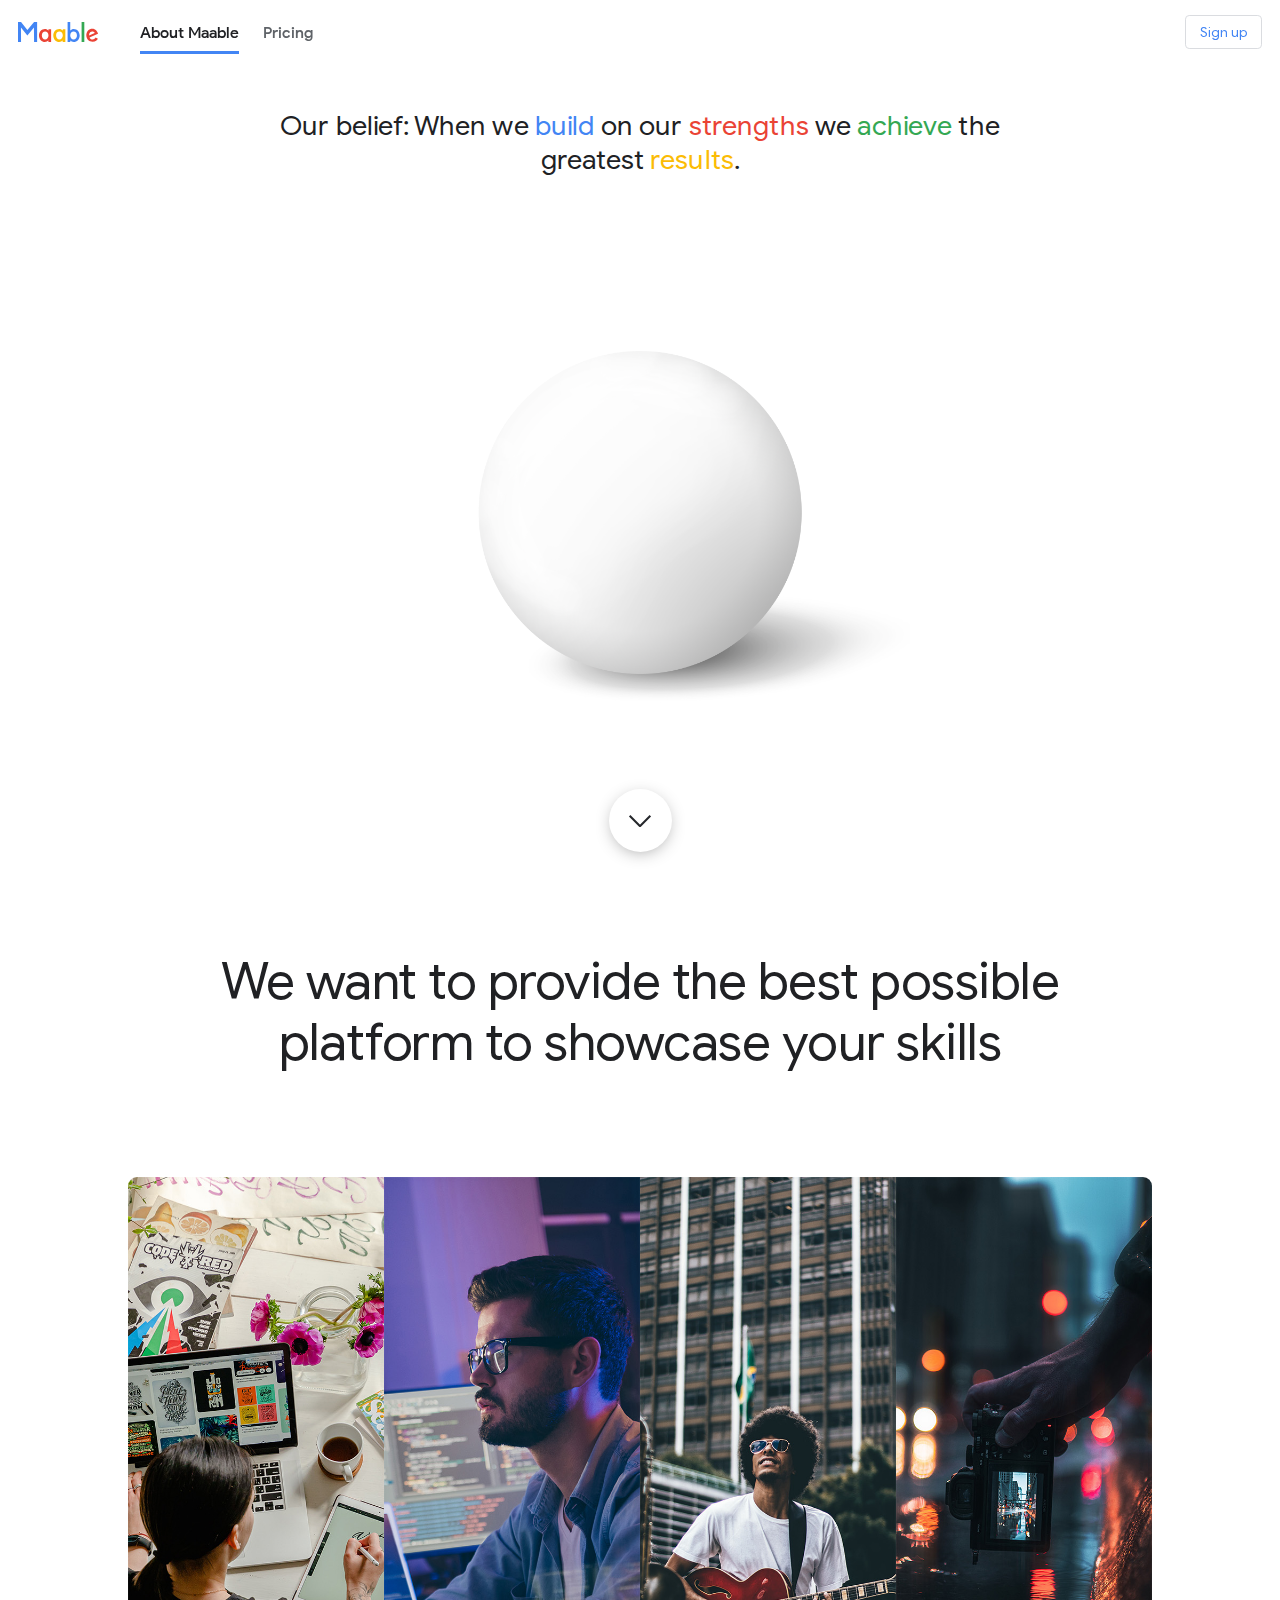
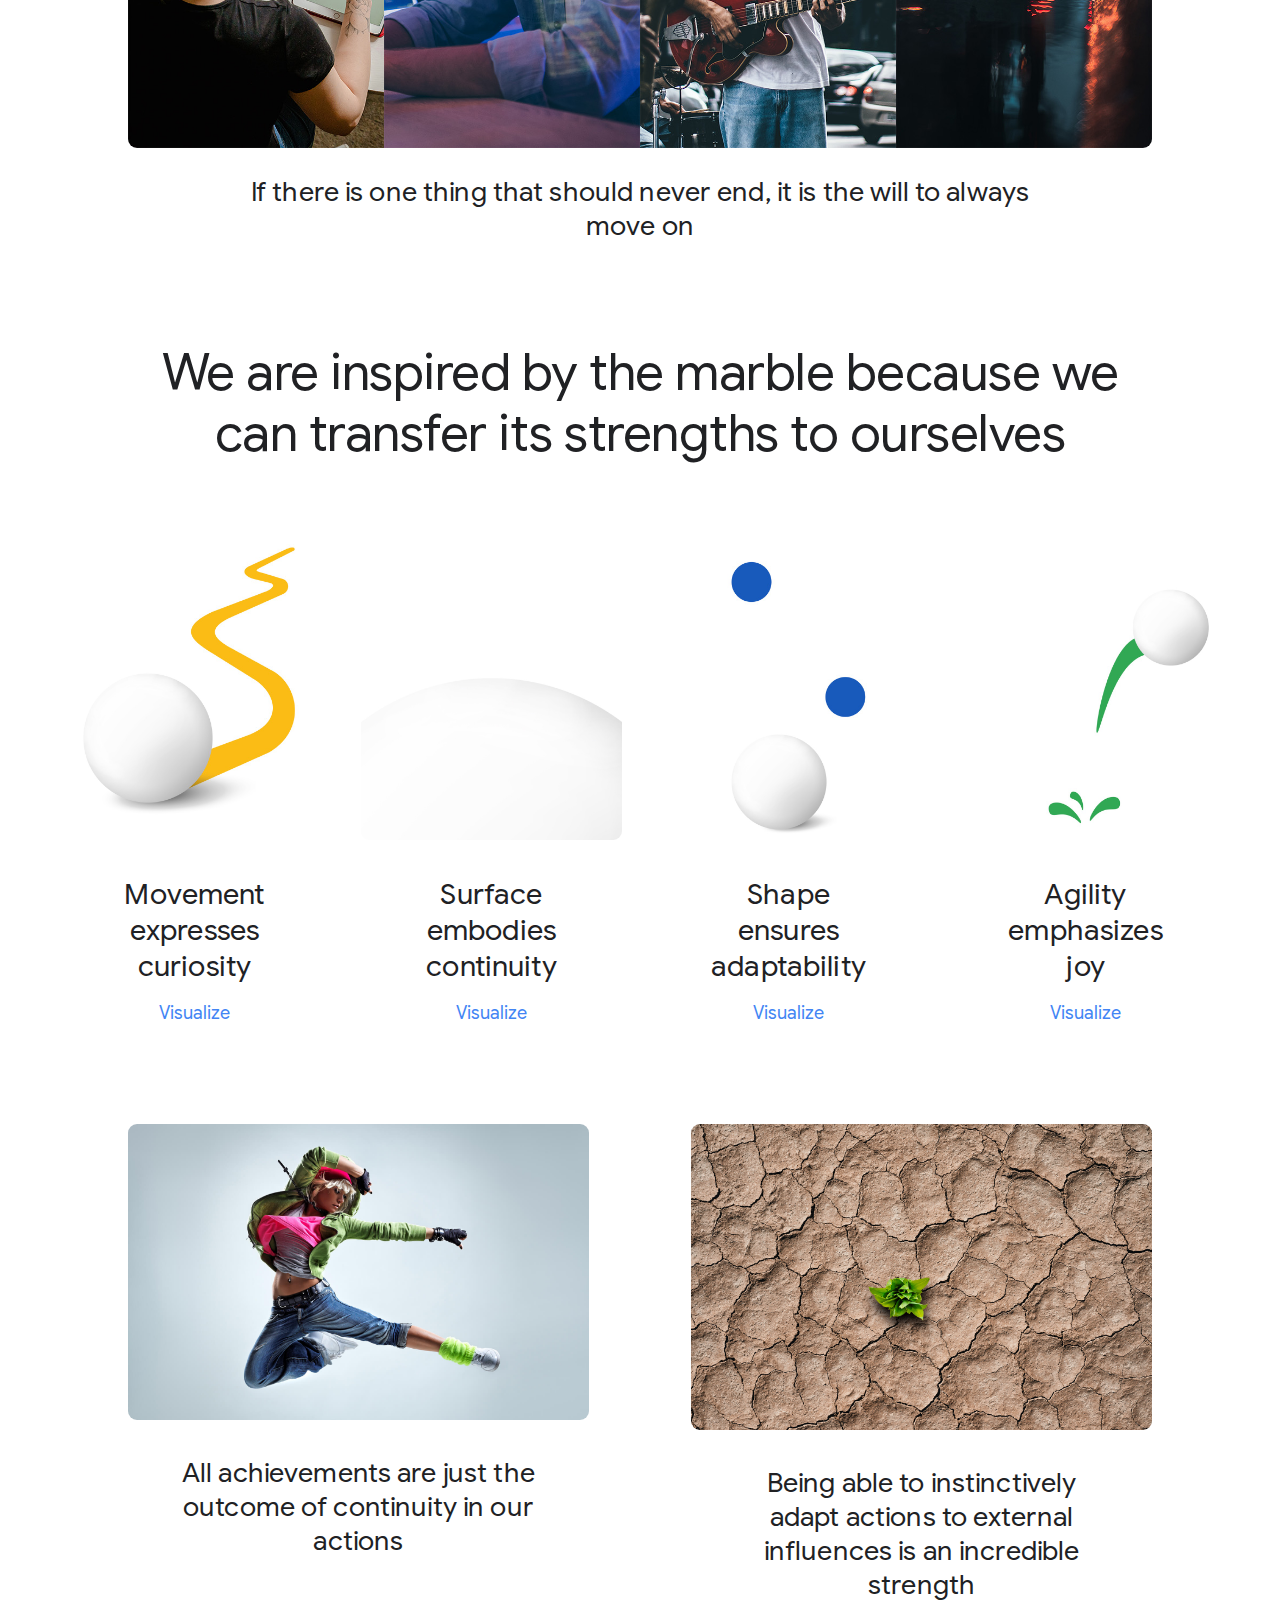
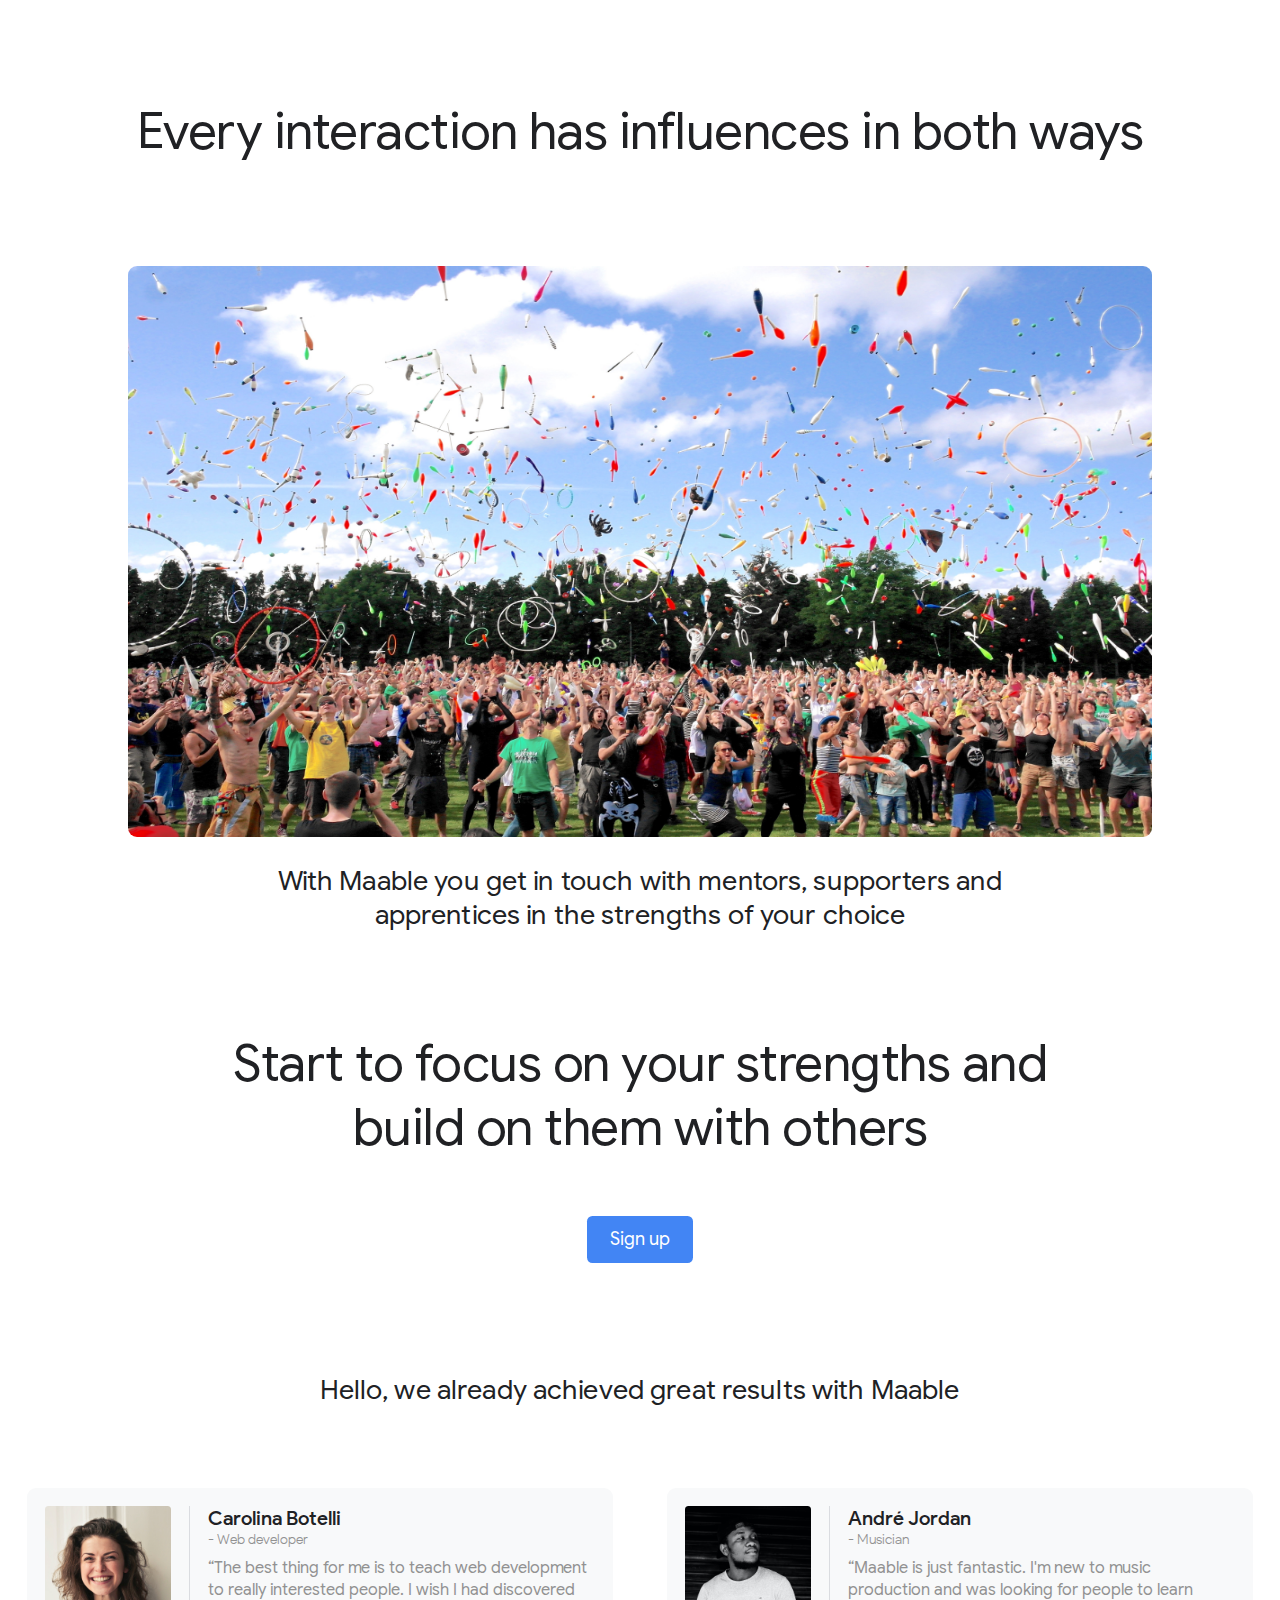
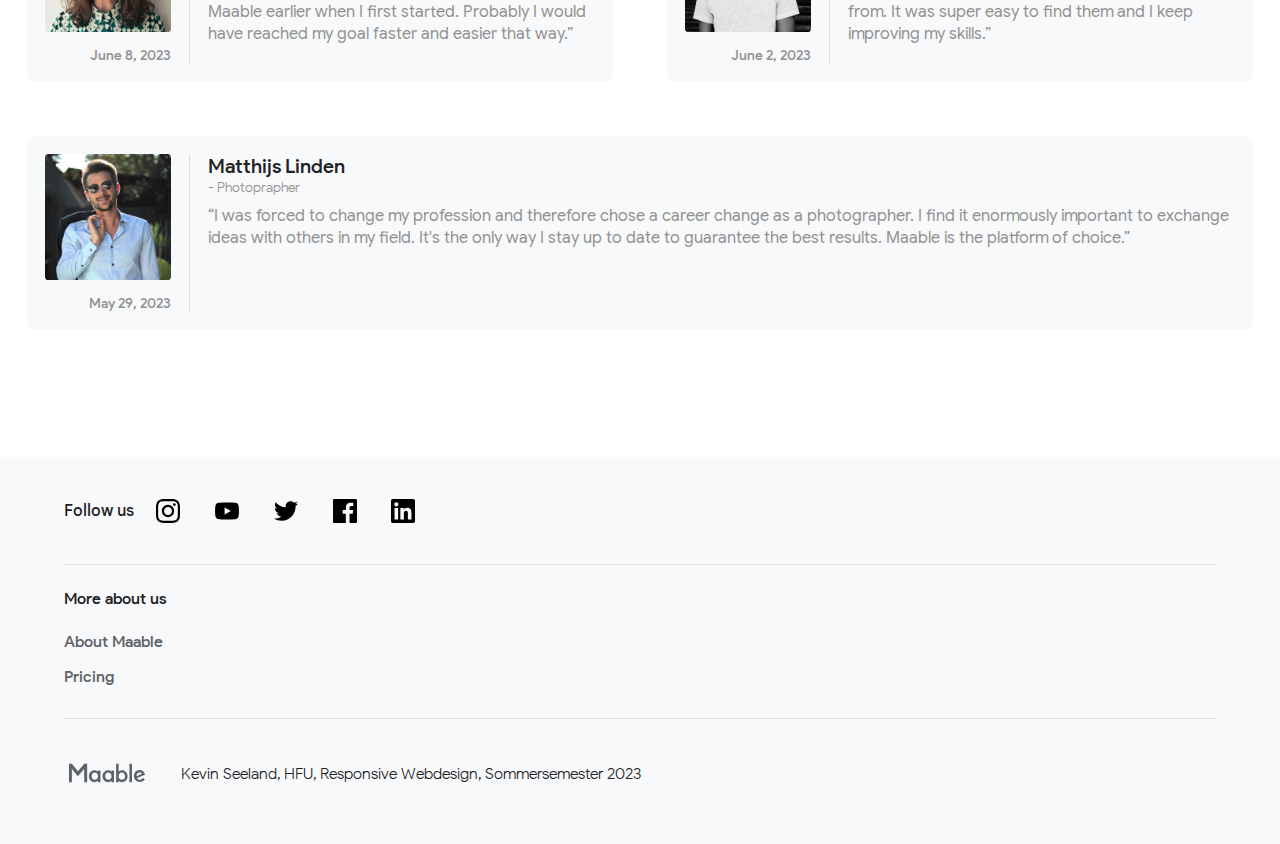
<file: maable/index.html>
<!DOCTYPE html>
<html lang="en">

<head>
    <meta charset="UTF-8" />
    <meta name="viewport" content="width=device-width, initial-scale=1.0" />
    <meta name="description" content="" />
    <meta name="keywords" content="" />
    <meta name="author" content="Kevin Seeland" />
    <link rel="stylesheet" href="./assets/styles/utilities.css" />
    <link rel="stylesheet" href="./assets/styles/style-index.css" />
    <link rel="icon" type="image/x-icon" href="./assets/images/logo/maable-m-logo.svg">
    <script src="./assets/scripts/utilities.js" defer></script>
    <script src="./assets/scripts/script-index.js" defer></script>
    <title>
        maable | concept for Responsive Webdesign
    </title>
</head>

<body>
    <!-- HEADER -->

    <header class="mobile-header">
        <div class="left-header">
            <!-- MOBILE -->
            <div class="mobile-section">
                <button id="burger-menu">
                    <svg xmlns="http://www.w3.org/2000/svg" viewBox="0 0 24 24">
                        <path d="M3 18h18v-2H3v2zm0-5h18v-2H3v2zm0-7v2h18V6H3z" />
                    </svg>
                </button>
                <a class="logo-container" href="/maable/">
                    <img class="logo-word" src="./assets/images/logo/maable-logo.svg" alt="maable-logo">
                </a>
                <div class="mask-html"></div>
                <div class="logo-and-menu">
                    <a class="logo-container mobile-logo" href="/maable/">
                        <img class="logo-word" src="./assets/images/logo/maable-logo.svg" alt="maable-logo">
                    </a>
                    <nav class="menu main-menu">
                        <ul>
                            <li class="menu-item active-menu"><a href="/maable/">About Maable</a></li>
                            <li class="menu-item"><a href="/maable/pricing.html">Pricing</a></li>
                        </ul>
                    </nav>
                </div>
            </div>
            <!-- NORMAL -->
            <div class="normal-section">
                <a class="logo-container" href="/maable/">
                    <img class="logo-word" src="./assets/images/logo/maable-logo.svg" alt="maable-logo">
                </a>
                <nav class="menu main-menu">
                    <ul>
                        <li class="menu-item active-menu"><a href="/maable/">About Maable</a></li>
                        <li class="menu-item"><a href="/maable/pricing.html">Pricing</a></li>
                    </ul>
                </nav>
            </div>
        </div>
        <a role="button" href="/maable/pricing.html" class="btn btn-secondary sign-up">Sign up</a>
    </header>

    <!-- MAIN -->

    <main>
        <section class="custom-section mission">
            <h3>Our belief: When we <span class="blue">build</span> on our <span class="red">strengths</span>
                we
                <span class="green">achieve</span> the greatest <span class="yellow">results</span>.
            </h3>
        </section>

        <section class="custom-section">
            <div class="sphere-container">
                <img id="m-shadow" src="./assets/images/graphics/Shadow_trueTrans.png" alt="maable-logo">
                <img id="m-sphere" src="./assets/images/graphics/Sphere_trans.png" alt="maable-logo">
                <div class="m-under-sphere">
                    <svg version="1.1" id="m-logo" xmlns:v="https://vecta.io/nano" xmlns="http://www.w3.org/2000/svg"
                        xmlns:xlink="http://www.w3.org/1999/xlink" x="0px" y="0px" viewBox="0 0 100.3 95.2"
                        style="enable-background:new 0 0 100.3 95.2;" xml:space="preserve">
                        <polygon class="green" points="100.3,14.8 100.3,95.2 77.3,95.2 77.3,37.8 " />
                        <polygon class="blue" points="50.09,30.3 80.5,0 100.3,0 100.3,15.8 50.09,65.9 " />
                        <polygon class="yellow" points="0,14.8 0,95.2 23,95.2 23,37.8 " />
                        <polygon class="red" points="50.11,30.3 19.8,0 0,0 0,15.8 50.11,65.9 " />
                    </svg>
                    <img class="logo-word" src="./assets/images/logo/maable-logo.svg" alt="maable-logo">
                </div>
            </div>
            <div id="scroll-down-btn">
                <svg xmlns="http://www.w3.org/2000/svg" viewBox="0 0 21.41 11.62">
                    <path fill="none" stroke="#25272B" stroke-linejoin="round" stroke-width="2"
                        d="m20.71.71l-9.86,9.86c-.08.08-.2.08-.28,0L.71.71"></path>
                </svg>
            </div>
        </section>


        <h2>We want to provide the best possible platform to showcase your skills</h2>

        <section class="custom-section">
            <img class="big-img" src="./assets/images/platform.jpg" alt="woman thinking">
            <h3>If there is one thing that should never end, it is the will to always move on</h3>
        </section>

        <h2 class="strength-h2">We are inspired by the marble because we can transfer its strengths to ourselves</h2>

        <section class="custom-section wider">
            <div class="m-qualities">
                <div class="m-strength" id="curiosity">
                    <video class="strength-video" src="./assets/videos/maable_curiosity.mp4" type="video/mp4"
                        poster="./assets/images/graphics/curiosity.jpg" muted playsinline></video>
                    <h3>Movement<br>expresses<br>curiosity</h3>
                    <p class="play-link">Visualize</p>
                </div>
                <div class="m-strength" id="continuity">
                    <video class="strength-video" src="./assets/videos/maable_continuity.mp4" type="video/mp4"
                        poster="./assets/images/graphics/continuity.jpg" muted playsinline></video>
                    <h3>Surface<br>embodies<br>continuity</h3>
                    <p class=" play-link">Visualize</p>
                </div>
                <div class="m-strength" id="adaptability">
                    <video class="strength-video" src="./assets/videos/maable_adaptability.mp4" type="video/mp4"
                        poster="./assets/images/graphics/adaptability.jpg" muted playsinline></video>
                    <h3>Shape<br>ensures<br>adaptability</h3>
                    <p class="play-link">Visualize</p>
                </div>
                <div class="m-strength" id="joy">
                    <video class="strength-video" src="./assets/videos/maable_joy.mp4" type="video/mp4"
                        poster="./assets/images/graphics/joy.jpg" muted playsinline></video>

                    <h3>Agility<br>emphasizes<br>joy</h3>
                    <p class=" play-link">Visualize</p>
                </div>
            </div>
        </section>

        <section class="custom-section">
            <div class="explanation">
                <article>
                    <img src="./assets/images/dancer.jpg" alt="">
                    <h3>All achievements are just the outcome
                        of continuity in our actions</h3>
                </article>
                <article>
                    <img src="./assets/images/ground.jpg" alt="">
                    <h3>Being able to instinctively adapt
                        actions to external influences
                        is an incredible strength</h3>
                </article>
            </div>
        </section>

        <h2>Every interaction has influences in both ways</h2>

        <section class="custom-section">
            <img class="big-img" src="./assets/images/circus.jpg" alt="">
            <h3>With Maable you get in touch with mentors, supporters and apprentices in the
                strengths of your choice</h3>
        </section>

        <section class="custom-section">
            <h2 class="btn-followed"><span class="unfocus">Start to </span><span class="focus-hover">focus
                    on</span><span class="unfocus"> your </span><span class="highlight-word">strengths</span><span
                    class="unfocus"> and build on them with others</span>
            </h2>
            <a role="button" href="/maable/pricing.html" class=" btn cta">Sign up</a>
        </section>

        <h3 class="testi-intro">Hello, we already achieved great results with Maable</h3>
        <section class="custom-section testi">
            <svg class="arrow-right" xmlns="http://www.w3.org/2000/svg" viewBox="0 0 42.12 25.05">
                <line y1="12.52" x2="40" y2="12.52" stroke-miterlimit="10" stroke-width="3" />
                <polyline points="28.51 23.98 40 12.52 28.51 1.06" stroke-miterlimit="10" stroke-width="3" />
            </svg>
            <div class="testimonials">
                <article class="testimonial">
                    <div class="testi-left">
                        <img class="testi-img" src="./assets/images/cb-s.jpg" alt="">
                        <p class="testi-date">June 8, 2023</p>
                    </div>
                    <div class="testi-right">
                        <p class="testi-name">Carolina Botelli</p>
                        <p class="testi-quality">- Web developer</p>
                        <q class="testi-text">The best thing for me is to teach web development to really interested
                            people.
                            I wish I had discovered Maable earlier when I first started. Probably I would have reached
                            my
                            goal faster and easier that way.</q>
                    </div>
                </article>
                <article class="testimonial">
                    <div class="testi-left">
                        <img class="testi-img" src="./assets/images/aj-s.jpg" alt="">
                        <p class="testi-date">June 2, 2023</p>
                    </div>
                    <div class="testi-right">
                        <p class="testi-name">André Jordan</p>
                        <p class="testi-quality">- Musician</p>
                        <q class="testi-text">Maable is just fantastic. I'm new to music production and was
                            looking for people to learn from. It was super easy to find them and I keep improving my
                            skills.</q>
                    </div>
                </article>
                <article class="testimonial">
                    <div class="testi-left">
                        <img class="testi-img" src="./assets/images/ml-s.jpg" alt="">
                        <p class="testi-date">May 29, 2023</p>
                    </div>
                    <div class="testi-right">
                        <p class="testi-name">Matthijs Linden</p>
                        <p class="testi-quality">- Photoprapher</p>
                        <q class="testi-text">I was forced to change my profession and therefore chose a career
                            change as a photographer. I find it enormously important to exchange ideas with others in my
                            field. It's the only way I stay up to date to guarantee the best results. Maable is the
                            platform
                            of choice.</q>
                    </div>
                </article>
        </section>
    </main>

    <!-- FOOTER -->

    <footer>
        <section class="socials">
            <p>Follow us</p>
            <ul class="social-icons">
                <li>
                    <svg alt="Instagram" xmlns="http://www.w3.org/2000/svg" viewBox="0 0 24 24">
                        <path
                            d="M12 0C8.74 0 8.333.015 7.053.072 5.775.132 4.905.333 4.14.63c-.789.306-1.459.717-2.126 1.384S.935 3.35.63 4.14C.333 4.905.131 5.775.072 7.053.012 8.333 0 8.74 0 12s.015 3.667.072 4.947c.06 1.277.261 2.148.558 2.913.306.788.717 1.459 1.384 2.126.667.666 1.336 1.079 2.126 1.384.766.296 1.636.499 2.913.558C8.333 23.988 8.74 24 12 24s3.667-.015 4.947-.072c1.277-.06 2.148-.262 2.913-.558.788-.306 1.459-.718 2.126-1.384.666-.667 1.079-1.335 1.384-2.126.296-.765.499-1.636.558-2.913.06-1.28.072-1.687.072-4.947s-.015-3.667-.072-4.947c-.06-1.277-.262-2.149-.558-2.913-.306-.789-.718-1.459-1.384-2.126C21.319 1.347 20.651.935 19.86.63c-.765-.297-1.636-.499-2.913-.558C15.667.012 15.26 0 12 0zm0 2.16c3.203 0 3.585.016 4.85.071 1.17.055 1.805.249 2.227.415.562.217.96.477 1.382.896.419.42.679.819.896 1.381.164.422.36 1.057.413 2.227.057 1.266.07 1.646.07 4.85s-.015 3.585-.074 4.85c-.061 1.17-.256 1.805-.421 2.227-.224.562-.479.96-.899 1.382-.419.419-.824.679-1.38.896-.42.164-1.065.36-2.235.413-1.274.057-1.649.07-4.859.07-3.211 0-3.586-.015-4.859-.074-1.171-.061-1.816-.256-2.236-.421-.569-.224-.96-.479-1.379-.899-.421-.419-.69-.824-.9-1.38-.165-.42-.359-1.065-.42-2.235-.045-1.26-.061-1.649-.061-4.844 0-3.196.016-3.586.061-4.861.061-1.17.255-1.814.42-2.234.21-.57.479-.96.9-1.381.419-.419.81-.689 1.379-.898.42-.166 1.051-.361 2.221-.421 1.275-.045 1.65-.06 4.859-.06l.045.03zm0 3.678c-3.405 0-6.162 2.76-6.162 6.162 0 3.405 2.76 6.162 6.162 6.162 3.405 0 6.162-2.76 6.162-6.162 0-3.405-2.76-6.162-6.162-6.162zM12 16c-2.21 0-4-1.79-4-4s1.79-4 4-4 4 1.79 4 4-1.79 4-4 4zm7.846-10.405c0 .795-.646 1.44-1.44 1.44-.795 0-1.44-.646-1.44-1.44 0-.794.646-1.439 1.44-1.439.793-.001 1.44.645 1.44 1.439z">
                        </path>
                    </svg>
                </li>
                <li>
                    <svg alt="YouTube" xmlns="http://www.w3.org/2000/svg" viewBox="0 0 24 24">
                        <path
                            d="M23.495 6.205a3.007 3.007 0 0 0-2.088-2.088c-1.87-.501-9.396-.501-9.396-.501s-7.507-.01-9.396.501A3.007 3.007 0 0 0 .527 6.205a31.247 31.247 0 0 0-.522 5.805 31.247 31.247 0 0 0 .522 5.783 3.007 3.007 0 0 0 2.088 2.088c1.868.502 9.396.502 9.396.502s7.506 0 9.396-.502a3.007 3.007 0 0 0 2.088-2.088 31.247 31.247 0 0 0 .5-5.783 31.247 31.247 0 0 0-.5-5.805zM9.609 15.601V8.408l6.264 3.602z">
                        </path>
                    </svg>
                </li>
                <li>
                    <svg alt="Twitter" xmlns="http://www.w3.org/2000/svg" viewBox="0 0 24 24">
                        <path
                            d="M23.954 4.569c-.885.389-1.83.654-2.825.775 1.014-.611 1.794-1.574 2.163-2.723-.951.555-2.005.959-3.127 1.184-.896-.959-2.173-1.559-3.591-1.559-2.717 0-4.92 2.203-4.92 4.917 0 .39.045.765.127 1.124C7.691 8.094 4.066 6.13 1.64 3.161c-.427.722-.666 1.561-.666 2.475 0 1.71.87 3.213 2.188 4.096-.807-.026-1.566-.248-2.228-.616v.061c0 2.385 1.693 4.374 3.946 4.827-.413.111-.849.171-1.296.171-.314 0-.615-.03-.916-.086.631 1.953 2.445 3.377 4.604 3.417-1.68 1.319-3.809 2.105-6.102 2.105-.39 0-.779-.023-1.17-.067 2.189 1.394 4.768 2.209 7.557 2.209 9.054 0 13.999-7.496 13.999-13.986 0-.209 0-.42-.015-.63.961-.689 1.8-1.56 2.46-2.548l-.047-.02z">
                        </path>
                    </svg>
                </li>
                <li>
                    <svg alt="Facebook" xmlns="http://www.w3.org/2000/svg" viewBox="0 0 24 24">
                        <path
                            d="M22.676 0H1.324C.593 0 0 .593 0 1.324v21.352C0 23.408.593 24 1.324 24h11.494v-9.294H9.689v-3.621h3.129V8.41c0-3.099 1.894-4.785 4.659-4.785 1.325 0 2.464.097 2.796.141v3.24h-1.921c-1.5 0-1.792.721-1.792 1.771v2.311h3.584l-.465 3.63H16.56V24h6.115c.733 0 1.325-.592 1.325-1.324V1.324C24 .593 23.408 0 22.676 0">
                        </path>
                    </svg>
                </li>
                <li>
                    <svg alt="LinkedIn" viewBox="0 0 24 24" xmlns="http://www.w3.org/2000/svg">
                        <path
                            d="M20.447 20.452h-3.554v-5.569c0-1.328-.027-3.037-1.852-3.037-1.853 0-2.136 1.445-2.136 2.939v5.667H9.351V9h3.414v1.561h.046c.477-.9 1.637-1.85 3.37-1.85 3.601 0 4.267 2.37 4.267 5.455v6.286zM5.337 7.433c-1.144 0-2.063-.926-2.063-2.065 0-1.138.92-2.063 2.063-2.063 1.14 0 2.064.925 2.064 2.063 0 1.139-.925 2.065-2.064 2.065zm1.782 13.019H3.555V9h3.564v11.452zM22.225 0H1.771C.792 0 0 .774 0 1.729v20.542C0 23.227.792 24 1.771 24h20.451C23.2 24 24 23.227 24 22.271V1.729C24 .774 23.2 0 22.222 0h.003z">
                        </path>
                    </svg>
                </li>
            </ul>
        </section>
        <section class="footer-links">
            <p>More about us</p>
            <nav class="footer-menu menu">
                <ul>
                    <li class="menu-item"><a href="/maable/">About Maable</a></li>
                    <li class="menu-item"><a href="/maable/pricing.html">Pricing</a></li>
                </ul>
            </nav>
        </section>
        <section class="legals">
            <img src="./assets/images/logo/maable-logo-gray.svg" alt="">
            <p> Kevin Seeland, HFU, Responsive Webdesign, Sommersemester 2023 </p>
        </section>
    </footer>
</body>

</html>
</file>
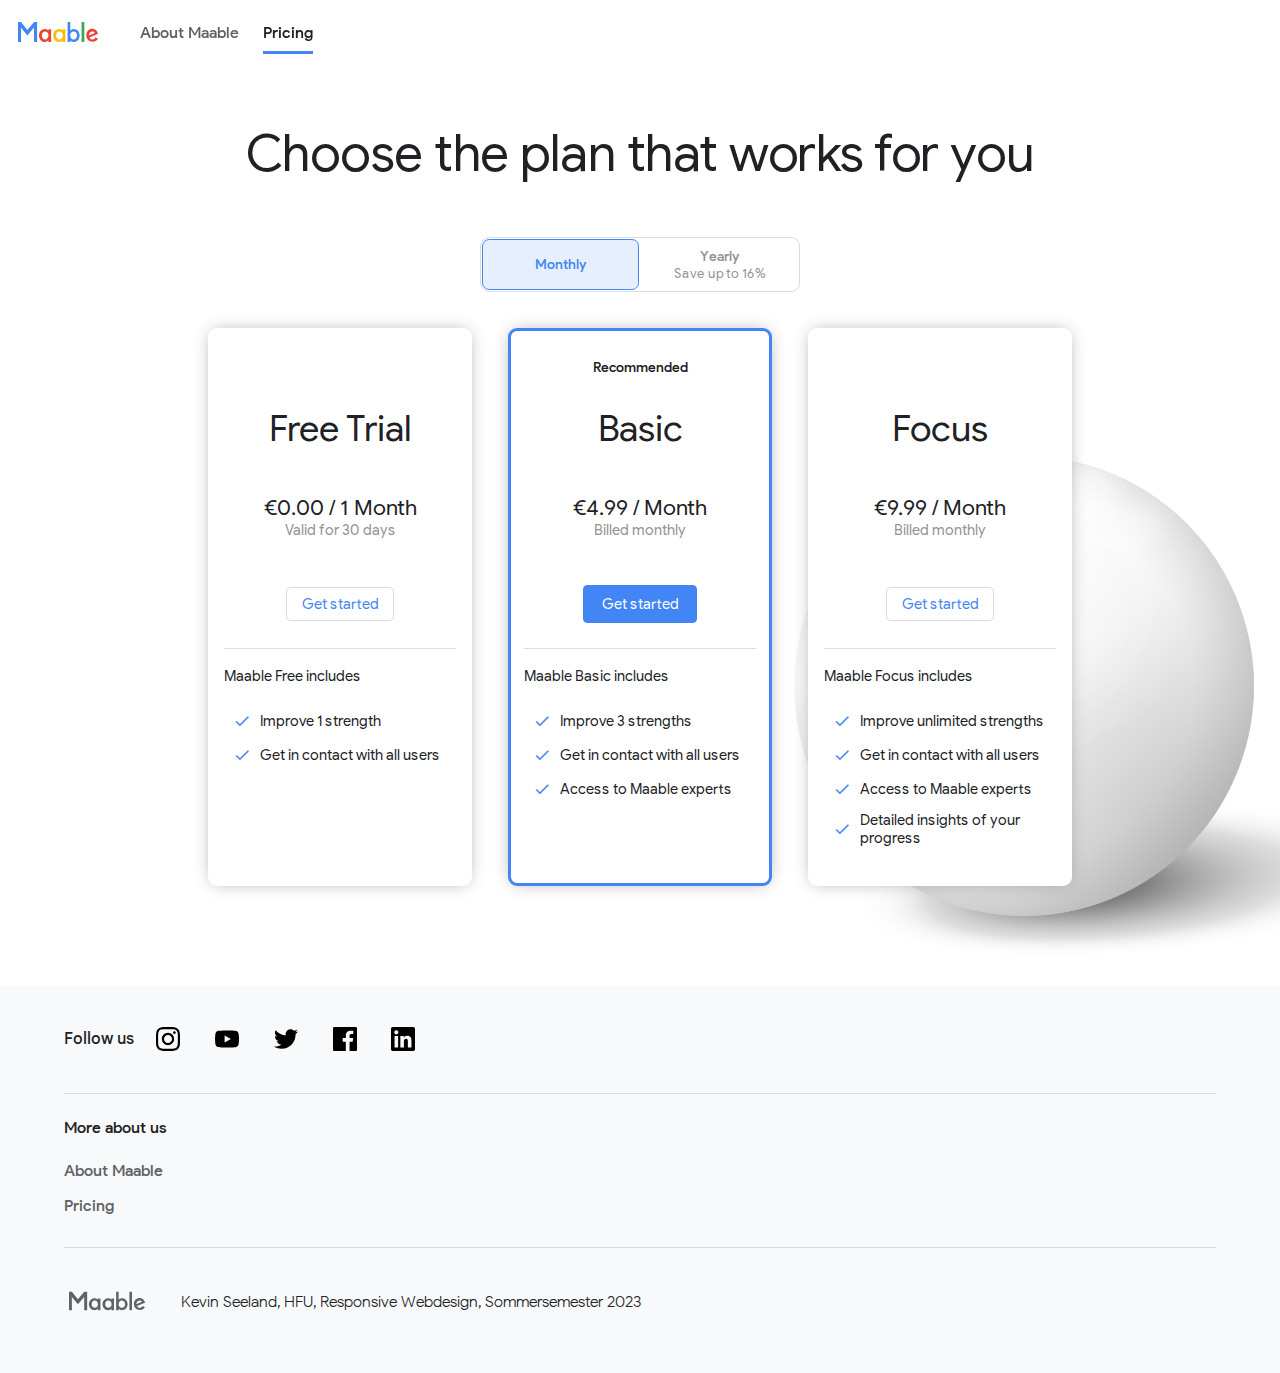
<file: maable/pricing.html>
<!DOCTYPE html>
<html lang="en">

<head>
    <meta charset="UTF-8" />
    <meta name="viewport" content="width=device-width, initial-scale=1.0" />
    <meta name="description" content="" />
    <meta name="keywords" content="" />
    <meta name="author" content="Kevin Seeland" />
    <link rel="stylesheet" href="/maable/assets/styles/utilities.css" />
    <link rel="stylesheet" href="/maable/assets/styles/style-pricing.css" />
    <link rel="icon" type="image/x-icon" href="/maable/assets/images/logo/maable-m-logo.svg">
    <script src="/maable/assets/scripts/utilities.js" defer></script>
    <script src="/maable/assets/scripts/script-pricing.js" defer></script>
    <title>
        maable | concept for Responsive Webdesign
    </title>
</head>

<body>
    <!-- HEADER -->

    <header class="mobile-header">
        <div class="left-header">
            <!-- MOBILE -->
            <div class="mobile-section">
                <button id="burger-menu">
                    <svg xmlns="http://www.w3.org/2000/svg" viewBox="0 0 24 24">
                        <path d="M3 18h18v-2H3v2zm0-5h18v-2H3v2zm0-7v2h18V6H3z" />
                    </svg>
                </button>
                <a class="logo-container" href="/maable/">
                    <img class="logo-word" src="/maable/assets/images/logo/maable-logo.svg" alt="maable-logo">
                </a>
                <div class="mask-html"></div>
                <div class="logo-and-menu">
                    <a class="logo-container mobile-logo" href="/maable/">
                        <img class="logo-word" src="/maable/assets/images/logo/maable-logo.svg" alt="maable-logo">
                    </a>
                    <nav class="menu main-menu">
                        <ul>
                            <li class="menu-item"><a href="/maable/">About Maable</a></li>
                            <li class="menu-item active-menu"><a href="/maable/pricing.html">Pricing</a></li>
                        </ul>
                    </nav>
                </div>
            </div>
            <!-- NORMAL -->
            <div class="normal-section">
                <a class="logo-container" href="/maable/">
                    <img class="logo-word" src="/maable/assets/images/logo/maable-logo.svg" alt="maable-logo">
                </a>
                <nav class="menu main-menu">
                    <ul>
                        <li class="menu-item"><a href="/maable/">About Maable</a></li>
                        <li class="menu-item active-menu"><a href="/maable/pricing.html">Pricing</a></li>
                    </ul>
                </nav>
            </div>
        </div>
    </header>

    <!-- MAIN -->

    <main class="plans">
        <h2 class="plan-intro">Choose the plan that works for you</h2>
        <section class="custom-section wider pricings">
            <div class="choose-period">
                <p class="monthly chosen-plan">Monthly</p>
                <p class="yearly">Yearly<span>Save up to 16%</span></p>
            </div>
            <div class="abos">
                <div class="abo-box abo-free">
                    <div class="abo-box-head">
                        <h3 class="abo-name">Free Trial</h3>
                        <div class="abo-formals">
                            <p class="abo-price">€0.00 / 1 Month</p>
                            <p class="abo-period">Valid for 30 days</p>
                        </div>
                        <a class="btn btn-secondary" href="/maable/">Get started</a>
                    </div>
                    <div class="abo-descr">
                        <p>Maable Free includes</p>
                        <ul>
                            <li>
                                <i>check</i>
                                <span>Improve 1 strength</span>
                            </li>
                            <li>
                                <i>check</i>
                                <span>Get in contact with all users</span>
                            </li>
                        </ul>
                    </div>
                </div>
                <div class="abo-box abo-basic recommended">
                    <div class="abo-box-head">
                        <p class="abo-rec">Recommended</p>
                        <h3 class="abo-name">Basic</h3>
                        <div class="abo-formals">
                            <p class="abo-price"></p>
                            <p class="abo-period"></p>
                        </div>
                        <a class="btn cta" href="/maable/">Get started</a>
                    </div>
                    <div class="abo-descr">
                        <p>Maable Basic includes</p>
                        <ul>
                            <li>
                                <i>check</i>
                                <span>Improve 3 strengths</span>
                            </li>
                            <li>
                                <i>check</i>
                                <span>Get in contact with all users</span>
                            </li>
                            <li>
                                <i>check</i>
                                <span>Access to Maable experts</span>
                            </li>
                        </ul>
                    </div>
                </div>
                <div class="abo-box abo-focus">
                    <div class="abo-box-head">
                        <h3 class="abo-name">Focus</h3>
                        <div class="abo-formals">
                            <p class="abo-price"></p>
                            <p class="abo-period"></p>
                        </div>
                        <a class="btn btn-secondary" href="/maable/">Get started</a>
                    </div>
                    <div class="abo-descr">
                        <p>Maable Focus includes</p>
                        <ul>
                            <li>
                                <i>check</i>
                                <span>Improve unlimited strengths</span>
                            </li>
                            <li>
                                <i>check</i>
                                <span>Get in contact with all users</span>
                            </li>
                            <li>
                                <i>check</i>
                                <span>Access to Maable experts</span>
                            </li>
                            <li>
                                <i>check</i>
                                <span>Detailed insights of your progress</span>
                            </li>
                        </ul>
                    </div>
                </div>
            </div>
        </section>

    </main>

    <!-- FOOTER -->

    <footer>
        <section class="socials">
            <p>Follow us</p>
            <ul class="social-icons">
                <li>
                    <svg alt="Instagram" xmlns="http://www.w3.org/2000/svg" viewBox="0 0 24 24">
                        <path
                            d="M12 0C8.74 0 8.333.015 7.053.072 5.775.132 4.905.333 4.14.63c-.789.306-1.459.717-2.126 1.384S.935 3.35.63 4.14C.333 4.905.131 5.775.072 7.053.012 8.333 0 8.74 0 12s.015 3.667.072 4.947c.06 1.277.261 2.148.558 2.913.306.788.717 1.459 1.384 2.126.667.666 1.336 1.079 2.126 1.384.766.296 1.636.499 2.913.558C8.333 23.988 8.74 24 12 24s3.667-.015 4.947-.072c1.277-.06 2.148-.262 2.913-.558.788-.306 1.459-.718 2.126-1.384.666-.667 1.079-1.335 1.384-2.126.296-.765.499-1.636.558-2.913.06-1.28.072-1.687.072-4.947s-.015-3.667-.072-4.947c-.06-1.277-.262-2.149-.558-2.913-.306-.789-.718-1.459-1.384-2.126C21.319 1.347 20.651.935 19.86.63c-.765-.297-1.636-.499-2.913-.558C15.667.012 15.26 0 12 0zm0 2.16c3.203 0 3.585.016 4.85.071 1.17.055 1.805.249 2.227.415.562.217.96.477 1.382.896.419.42.679.819.896 1.381.164.422.36 1.057.413 2.227.057 1.266.07 1.646.07 4.85s-.015 3.585-.074 4.85c-.061 1.17-.256 1.805-.421 2.227-.224.562-.479.96-.899 1.382-.419.419-.824.679-1.38.896-.42.164-1.065.36-2.235.413-1.274.057-1.649.07-4.859.07-3.211 0-3.586-.015-4.859-.074-1.171-.061-1.816-.256-2.236-.421-.569-.224-.96-.479-1.379-.899-.421-.419-.69-.824-.9-1.38-.165-.42-.359-1.065-.42-2.235-.045-1.26-.061-1.649-.061-4.844 0-3.196.016-3.586.061-4.861.061-1.17.255-1.814.42-2.234.21-.57.479-.96.9-1.381.419-.419.81-.689 1.379-.898.42-.166 1.051-.361 2.221-.421 1.275-.045 1.65-.06 4.859-.06l.045.03zm0 3.678c-3.405 0-6.162 2.76-6.162 6.162 0 3.405 2.76 6.162 6.162 6.162 3.405 0 6.162-2.76 6.162-6.162 0-3.405-2.76-6.162-6.162-6.162zM12 16c-2.21 0-4-1.79-4-4s1.79-4 4-4 4 1.79 4 4-1.79 4-4 4zm7.846-10.405c0 .795-.646 1.44-1.44 1.44-.795 0-1.44-.646-1.44-1.44 0-.794.646-1.439 1.44-1.439.793-.001 1.44.645 1.44 1.439z">
                        </path>
                    </svg>
                </li>
                <li>
                    <svg alt="YouTube" xmlns="http://www.w3.org/2000/svg" viewBox="0 0 24 24">
                        <path
                            d="M23.495 6.205a3.007 3.007 0 0 0-2.088-2.088c-1.87-.501-9.396-.501-9.396-.501s-7.507-.01-9.396.501A3.007 3.007 0 0 0 .527 6.205a31.247 31.247 0 0 0-.522 5.805 31.247 31.247 0 0 0 .522 5.783 3.007 3.007 0 0 0 2.088 2.088c1.868.502 9.396.502 9.396.502s7.506 0 9.396-.502a3.007 3.007 0 0 0 2.088-2.088 31.247 31.247 0 0 0 .5-5.783 31.247 31.247 0 0 0-.5-5.805zM9.609 15.601V8.408l6.264 3.602z">
                        </path>
                    </svg>
                </li>
                <li>
                    <svg alt="Twitter" xmlns="http://www.w3.org/2000/svg" viewBox="0 0 24 24">
                        <path
                            d="M23.954 4.569c-.885.389-1.83.654-2.825.775 1.014-.611 1.794-1.574 2.163-2.723-.951.555-2.005.959-3.127 1.184-.896-.959-2.173-1.559-3.591-1.559-2.717 0-4.92 2.203-4.92 4.917 0 .39.045.765.127 1.124C7.691 8.094 4.066 6.13 1.64 3.161c-.427.722-.666 1.561-.666 2.475 0 1.71.87 3.213 2.188 4.096-.807-.026-1.566-.248-2.228-.616v.061c0 2.385 1.693 4.374 3.946 4.827-.413.111-.849.171-1.296.171-.314 0-.615-.03-.916-.086.631 1.953 2.445 3.377 4.604 3.417-1.68 1.319-3.809 2.105-6.102 2.105-.39 0-.779-.023-1.17-.067 2.189 1.394 4.768 2.209 7.557 2.209 9.054 0 13.999-7.496 13.999-13.986 0-.209 0-.42-.015-.63.961-.689 1.8-1.56 2.46-2.548l-.047-.02z">
                        </path>
                    </svg>
                </li>
                <li>
                    <svg alt="Facebook" xmlns="http://www.w3.org/2000/svg" viewBox="0 0 24 24">
                        <path
                            d="M22.676 0H1.324C.593 0 0 .593 0 1.324v21.352C0 23.408.593 24 1.324 24h11.494v-9.294H9.689v-3.621h3.129V8.41c0-3.099 1.894-4.785 4.659-4.785 1.325 0 2.464.097 2.796.141v3.24h-1.921c-1.5 0-1.792.721-1.792 1.771v2.311h3.584l-.465 3.63H16.56V24h6.115c.733 0 1.325-.592 1.325-1.324V1.324C24 .593 23.408 0 22.676 0">
                        </path>
                    </svg>
                </li>
                <li>
                    <svg alt="LinkedIn" viewBox="0 0 24 24" xmlns="http://www.w3.org/2000/svg">
                        <path
                            d="M20.447 20.452h-3.554v-5.569c0-1.328-.027-3.037-1.852-3.037-1.853 0-2.136 1.445-2.136 2.939v5.667H9.351V9h3.414v1.561h.046c.477-.9 1.637-1.85 3.37-1.85 3.601 0 4.267 2.37 4.267 5.455v6.286zM5.337 7.433c-1.144 0-2.063-.926-2.063-2.065 0-1.138.92-2.063 2.063-2.063 1.14 0 2.064.925 2.064 2.063 0 1.139-.925 2.065-2.064 2.065zm1.782 13.019H3.555V9h3.564v11.452zM22.225 0H1.771C.792 0 0 .774 0 1.729v20.542C0 23.227.792 24 1.771 24h20.451C23.2 24 24 23.227 24 22.271V1.729C24 .774 23.2 0 22.222 0h.003z">
                        </path>
                    </svg>
                </li>
            </ul>
        </section>
        <section class="footer-links">
            <p>More about us</p>
            <nav class="footer-menu menu">
                <ul>
                    <li class="menu-item"><a href="/maable/">About Maable</a></li>
                    <li class="menu-item"><a href="/maable/pricing.html">Pricing</a></li>
                </ul>
            </nav>
        </section>
        <section class="legals">
            <img src="/maable/assets/images/logo/maable-logo-gray.svg" alt="">
            <p> Kevin Seeland, HFU, Responsive Webdesign, Sommersemester 2023 </p>
        </section>
    </footer>

</body>

</html>
</file>
<file: maable/assets/styles/style-index.css>
/* --------------------- MAIN --------------------- */

.big-img {
  border-radius: 0.5em;
  max-width: 100%;
  margin-bottom: 1.5em;
  aspect-ratio: 1.794;
}

/* --------------------- SECTION 1 / SPHERE --------------------- */

.mission {
  margin-bottom: 0;
  position: relative;
}

.mission h3 {
  text-align: center;
  margin: 5svh 0 15svh 0;
}

.sphere-container {
  position: relative;
  height: clamp(350px, 50svh, 1000px);
  max-width: 1300px;
  display: flex;
  justify-content: center;
  align-items: center;
}

#m-sphere {
  height: auto;
  z-index: 1;
  width: clamp(12.5em, 90%, 30em);
  transition: transform 100ms ease-out;
}

#m-shadow {
  position: absolute;
  z-index: -1;
  width: clamp(12.5em, 90%, 30em);
  transition: transform 100ms ease-out;
}

.m-under-sphere {
  position: absolute;
  top: 50%;
  left: 50%;
  transform: translate(-50%, -50%);
  display: flex;
  flex-direction: column;
  align-items: center;
  opacity: 0;
  gap: 2em;
}

.m-under-sphere .logo-word {
  width: clamp(4em, 60%, 10em);
}

#m-logo {
  width: clamp(2em, 40%, 6em);
  height: auto;
  overflow: visible;
  transition: 150ms ease;
  opacity: 0;
}

.rolling #m-logo {
  opacity: 1;
}

.roll-start .m-under-sphere {
  opacity: 1;
}

#scroll-down-btn {
  width: 3.5em;
  height: 3.5em;
  border-radius: 50%;
  background-color: white;
  box-shadow: 0 0.2em 1em -0.3em var(--m-gray);
  display: flex;
  justify-content: center;
  align-items: center;
  margin-top: 1svh;
  cursor: pointer;
}

#scroll-down-btn svg {
  width: 24px;
  height: 12px;
}

@media (min-width: 769px) {
  #scroll-down-btn {
    width: 3.5em;
    height: 3.5em;
    border-radius: 50%;
    background-color: white;
    box-shadow: 0 0.2em 1em -0.3em var(--m-gray);
    display: flex;
    justify-content: center;
    align-items: center;
    margin-top: 3svh;
    cursor: pointer;
  }
}

/* --------------------- SECTION 2 / STRENGTHS --------------------- */

.strength-h2 {
  margin-bottom: 0.5em;
}

.m-qualities {
  display: grid;
  grid-template-columns: 1fr 1fr;
  gap: 2em;
}

.m-strength {
  width: 80%;
  justify-self: center;
  display: flex;
  flex-direction: column;
  align-items: center;
}

.strength-video {
  margin-bottom: 2em;
}

.m-strength video {
  width: 100%;
  height: auto;
  border-radius: 0.5em;
}

.play-link {
  font-size: 1.5em;
  font-weight: 400;
  color: var(--m-blue);
  transition: 200ms ease;
  cursor: pointer;
  margin-top: 1em;
}

.play-link:hover {
  color: #1654b2;
}

@media (min-width: 769px) {
  .play-link {
    font-size: 1em;
  }

  .m-qualities h3 {
    font-size: 1.6em;
  }
}

@media (min-width: 1024px) {
  .m-qualities {
    grid-template-columns: repeat(4, 1fr);
  }

  .m-strength {
    width: 100%;
  }
}

/* --------------------- SECTION 3 / EXPLANATIONS --------------------- */

.explanation {
  display: flex;
  flex-direction: column;
  justify-content: space-between;
  align-items: flex-start;
  gap: 4em;
}

.explanation > article {
  display: flex;
  justify-content: center;
  align-items: center;
  flex-direction: column;
  gap: 2em;
}

.explanation > article img {
  max-width: 100%;
  border-radius: 0.5em;
}

@media (min-width: 769px) {
  .explanation {
    flex-direction: row;
    gap: 0em;
  }

  .explanation > article {
    width: 45%;
  }
}

/* --------------------- SECTION 4 / CTA --------------------- */

.btn-followed {
  margin-bottom: 2.5rem;
}

.highlight-word {
  border-width: 0 0 0.1em 0;
  border-image-width: 2em;
  border-style: solid;
  border-color: transparent;
  transition: border-color 500ms ease;
}

.focus-hover {
  display: inline-block;
  transition: transform 200ms ease;
}

.focus-on {
  transform: scale(1.2);
}

.unfocus {
  transition: opacity 500ms, filter 500ms ease;
}

.blurry {
  filter: blur(4px);
  opacity: 0.2;
  transition: opacity 200ms, filter 200ms ease;
}

/* --------------------- SECTION 5 / Testimonials --------------------- */

.testi-intro {
  margin-bottom: 1.5em;
  margin-inline: 5%;
}

.testi {
  max-width: 1300px;
  margin-inline: 0;
}

.arrow-right {
  width: 27px;
  margin-right: 1.5em;
  align-self: flex-end;
  stroke: var(--m-blue);
  fill: none;
}

.testimonials {
  margin: 0;
  max-width: 100svw;
  overflow: scroll;
  display: flex;
  flex-flow: row nowrap;
  justify-content: flex-start;
  align-items: flex-start;
}

.testimonials::-webkit-scrollbar {
  display: none;
}

.testimonial {
  font-size: 1.3em;
  display: flex;
  min-width: 340px;
  border-radius: 0.5em;
  background-color: var(--m-lightgray);
  padding: 1em;
  margin: 1.5em;
  flex: 1 1 5%;
}

.testi-left {
  padding: 0 1em 0 0;
  border-right: 1px solid var(--m-midgray);
}

.testi-right {
  padding: 0 0 0 1em;
}

.testi-img {
  width: 7em;
  margin-bottom: 0.5em;
  height: auto;
  border-radius: 0.2em;
}

.testi-date {
  font-size: 0.8em;
  font-weight: 500;
  color: var(--m-gray);
  text-align: right;
}

.testi-text {
  font-weight: 400;
  font-size: 0.9em;
  color: var(--m-gray);
  margin: 0;
}

.testi-name {
  font-size: 1.1em;
  font-weight: 500;
}

.testi-quality {
  font-size: 0.8em;
  color: var(--m-gray);
  margin-bottom: 0.5em;
}

@media (min-width: 769px) {
  .testimonial {
    font-size: 1em;
  }
}

@media (min-width: 1024px) {
  .testi-intro {
    margin-bottom: 2em;
  }

  .testimonials {
    flex-wrap: wrap;
  }

  .arrow-right {
    display: none;
  }
}
</file>
<file: maable/assets/styles/style-pricing.css>
.plans {
    background-image: url(/maable/assets/images/graphics/Sphere_trueTrans.png);
    background-repeat: no-repeat;
    background-position: 125% 100%;
    background-size: 60%;
}

.pricings {
    width: 100svw;
}

.plan-intro {
    margin: 60px 10% 1em 10%;
}

.choose-period {
    font-size: 18px;
    width: 320px;
    display: flex;
    margin-bottom: 2em;
    border-radius: .5em;
    border: 1px solid var(--m-midgray);
    background-color: white;
}

.choose-period p {
    display: flex;
    flex-direction: column;
    align-items: center;
    justify-content: center;
    font-size: .8em;
    font-weight: 500;
    color: var(--m-gray);
    width: 50%;
    border: 1px solid transparent;
    border-radius: .5em;
    margin: 1px;
    padding: .5em 1em;
    cursor: pointer;
    transition: color 200ms, background-color 200ms, border-color 200ms ease;
}

.choose-period p:not(.chosen-plan):hover {
    background-color: var(--m-lightgray);
}

.choose-period .chosen-plan {
    color: var(--m-blue);
    border-color: var(--m-blue);
    border-radius: .5em;
    margin: 1px;
    background-color: #4286f422;
}

.choose-period p span {
    font-size: .9em;
    color: inherit;
    font-weight: 400;
    text-align: center;
}

.abos {
    font-size: 18px;
    display: flex;
    justify-content: center;
    flex-flow: row wrap;
    gap: 2em;
    margin-inline: 5%;
}

.abo-box {
    width: 264px;
    height: auto;
    box-shadow: 0 0 1em -.3em var(--m-gray);
    border-radius: .5em;
    color: #5f6368;
    display: flex;
    flex-direction: column;
    align-items: center;
    border: .2em solid transparent;
    position: relative;
    background-color: white;
}

.recommended {
    border-color: var(--m-blue);
}

.abo-box-head {
    width: 90%;
    height: 300px;
    display: grid;
    grid-template-columns: 1fr;
    grid-template-rows: 2em repeat(3, 1fr);
    border-bottom: 1px solid var(--m-midgray);
    margin-top: 1em;
}

.abo-box-head>* {
    justify-self: center;
    align-self: center;
}

.abo-descr {
    width: 90%;
    margin-top: 1em;
}

.abo-box .abo-rec {
    font-weight: 500;
    font-size: .8em;
}

.abo-box .abo-name {
    font-size: 2em;
    grid-row-start: 2;
}

.abo-formals {
    grid-row-start: 3;
    display: flex;
    flex-direction: column;
    align-items: center;
}

.abo-box .abo-price {
    font-weight: 400;
    font-size: 1.2em;
}

.abo-box .abo-period {
    font-size: .8em;
    font-weight: 400;
    color: var(--m-gray);
}

.abo-box-head .btn-secondary,
.recommended .cta {
    grid-row-start: 4;
    font-size: .8em;
    text-align: center;
    width: fit-content;
    height: fit-content;
}

.abo-descr {
    display: flex;
    flex-direction: column;
}

.abo-descr p {
    font-size: .8em;
    font-weight: 400;
    margin-bottom: 1em;
}

.abo-descr ul {
    list-style: none;
    margin-bottom: 1.5em;
}

.abo-descr li {
    display: flex;
    align-items: center;
    margin: .5em 0;
}

.abo-descr li span {
    font-size: .8em;
    font-weight: 400;
}

i {
    font-family: 'Google Material Icons';
    font-style: normal;
    color: var(--m-blue);
    padding: .2em .5em;
}
</file>
<file: maable/assets/styles/utilities.css>
@import "reset.css";
@import "fonts.css";
@import "animations.css";

:root {
  --m-font: #202124;
  --m-yellow: #fbbc05;
  --m-red: #ea4335;
  --m-blue: #4285f4;
  --m-green: #34a853;
  --m-darkblue: #185abc;
  --m-gray: #929292;
  --m-midgray: #dadce0;
  --m-lightgray: #f8f9fa;
}

html {
  position: relative;
  font-size: 12px;
  color: var(--m-font);
}

@media (min-width: 769px) {
  html {
    font-size: 18px;
  }
}

body {
  display: none;
}

.loaded {
  display: block;
}

h2 {
  font-weight: 400;
  font-size: 8vw;
  text-align: center;
  letter-spacing: -0.5px;
  line-height: 1.2em;
  max-width: 1070px;
  margin-inline: 10%;
  margin-bottom: 2em;
}

h3 {
  font-size: 1.5em;
  font-weight: 400;
  text-align: center;
  letter-spacing: 0.005em;
  max-width: 80%;
}

p {
  font-weight: 300;
  font-size: 1em;
}

.yellow {
  fill: var(--m-yellow);
  color: var(--m-yellow);
}

.red {
  fill: var(--m-red);
  color: var(--m-red);
}

.blue {
  fill: var(--m-blue);
  color: var(--m-blue);
}

.green {
  fill: var(--m-green);
  color: var(--m-green);
}

.custom-section {
  display: flex;
  flex-direction: column;
  justify-content: center;
  align-items: center;
  margin-bottom: 6em;
  max-width: 1070px;
  margin-inline: 10%;
  height: auto;
}

.wider {
  max-width: 1300px;
  margin-inline: 5%;
}

.btn {
  text-decoration: none;
  text-align: center;
  border-radius: 0.3em;
  border: none;
  transition: color 100ms, background-color 200ms, box-shadow 200ms ease;
  padding: 0.5em 1em;
}

.cta {
  background-color: var(--m-blue);
  color: white;
  padding: 0.7em 1.3em;
  margin: 0.6em;
  width: auto;
}

.cta:hover {
  background-color: #1654b2;
  box-shadow: 0 0.1em 0.2em var(--m-gray);
}

.btn-secondary {
  color: var(--m-blue);
  border: 0.1em solid var(--m-midgray);
}

.btn-secondary:hover {
  border-color: var(--m-blue);
  color: var(--m-darkblue);
  background-color: var(--m-lightgray);
}

.btn-secondary:active {
  background-color: var(--m-blue);
  color: white;
  transition: 0ms;
}

.logo-word {
  height: auto;
  transition: 150ms ease;
  margin: 18px;
}

@media (min-width: 768px) {
  h2 {
    font-size: 4vw;
  }

  .custom-section {
    margin-bottom: clamp(1px, 8em, 100px);
  }
}

/* --------------------- HEADER --------------------- */

header {
  position: sticky;
  top: -64px;
  width: 100%;
  height: 64px;
  display: flex;
  justify-content: space-between;
  align-items: center;
  min-height: 0em;
  transition: 300ms ease;
  z-index: 101;
}

.left-header {
  display: flex;
  align-items: center;
  height: 100%;
}

.logo-and-menu {
  display: flex;
  align-items: center;
}

/* --------------------- FLOATING HEADER --------------------- */

.floating-h {
  box-shadow: 0 0em 0.2em var(--m-gray);
  z-index: 101;
  background-color: white;
}

/* --------------------- LOGO --------------------- */

.logo-container {
  display: flex;
  flex-flow: column nowrap;
  align-items: center;
  justify-content: center;
  margin-right: 12px;
}

.logo-container .logo-word {
  width: 80px;
}

.sign-up {
  font-size: 14px;
  margin: 18px;
}

/* --------------------- MENU --------------------- */

/* --------------------- normal --------------------- */

.mobile-section {
  display: none;
}

.normal-section {
  display: flex;
  align-items: center;
}

.menu {
  height: 100%;
  display: flex;
  align-items: center;
  justify-content: center;
}

.menu ul {
  display: flex;
  list-style: none;
  height: 100%;
}

.menu-item {
  display: flex;
  align-items: center;
  justify-content: center;
  height: 70%;
}

.menu-item a {
  color: #5f6368;
  font-weight: 500;
  font-size: 16px;
  text-decoration: none;
  display: flex;
  align-items: center;
  height: 100%;
  text-align: center;
  transition: color 200ms, background-color 200ms ease;
}

.main-menu ul {
  align-items: center;
}

.main-menu .menu-item a {
  padding: 12px;
}

.normal-section .main-menu .menu-item:not(.active-menu) a:hover {
  background-color: var(--m-lightgray);
  border-radius: 4px;
  color: var(--m-font);
}

.normal-section .active-menu a {
  color: var(--m-font);
  position: relative;
}

.normal-section .active-menu a::after {
  content: "";
  display: inline-block;
  position: absolute;
  left: 0;
  bottom: 0;
  height: 3px;
  width: 100%;
  background-color: var(--m-blue);
}

.normal-section .main-menu .active-menu a {
  padding: 12px 0 12px 0;
  margin-inline: 12px;
}

.footer-menu ul {
  list-style: none;
  display: flex;
  flex-direction: column;
}

.footer-menu .menu-item {
  display: block;
  margin: 8px 0 8px 0;
}

.footer-menu .menu-item a:hover {
  color: var(--m-font);
}

/* --------------------- mobile --------------------- */

.no-scroll {
  height: 100%;
  overflow: hidden;
}

.mobile-header .normal-section {
  display: none;
}

.mobile-header .mobile-section {
  display: flex;
}

#burger-menu {
  display: flex;
  align-items: center;
  padding: 12px;
  text-decoration: none;
  border: none;
  background-color: transparent;
  margin-left: 12px;
  transition: background-color 200ms ease;
  cursor: pointer;
}

#burger-menu:hover {
  background-color: var(--m-lightgray);
  border-radius: 4px;
}

#burger-menu svg {
  width: 24px;
  fill: #5f6368;
}

.logo-and-menu {
  position: fixed;
  top: 0;
  left: 0;
  height: 100svh;
  width: 80svw;
  transform: translate(-100%, 0);
  background-color: #ffffff;
  flex-direction: column;
  align-items: flex-start;
  transition: transform 300ms ease;
}

.mask-html {
  background-color: transparent;
  transition: background-color 300ms ease;
}

.filter-html {
  background-color: #00000077;
  position: fixed;
  top: 0;
  left: 0;
  width: 100svw;
  height: 100svh;
}

.opened {
  transform: translate(0, 0);
}

.mobile-logo {
  border-bottom: 1px solid var(--m-midgray);
  width: 100%;
  align-items: flex-start;
  height: 70px;
}

.mobile-header .main-menu {
  display: flex;
  justify-content: flex-start;
  align-items: flex-start;
  margin-top: 2.5em;
  width: 98%;
}

.mobile-header .main-menu ul {
  width: 100%;
  background-color: white;
  justify-content: flex-start;
  align-items: flex-start;
  flex-direction: column;
}

.mobile-header .main-menu ul li {
  height: auto;
  justify-content: flex-start;
  width: 100%;
  margin: 0.2em 0 0.2em 0;
}

.mobile-header .main-menu ul a {
  width: 100%;
  padding: 1em;
  border-radius: 0 50em 50em 0;
}

.mobile-section .main-menu .menu-item:not(.active-menu) a:hover {
  background-color: var(--m-lightgray);
  color: var(--m-font);
}

.mobile-section .active-menu a {
  background-color: var(--m-lightgray);
  border-radius: 0 50em 50em 0;
  color: var(--m-font);
}

/* --------------------- MAIN --------------------- */

main {
  display: flex;
  flex-direction: column;
  align-items: center;
}

/* --------------------- FOOTER --------------------- */

footer {
  background-color: var(--m-lightgray);
  padding: 0 0 1em 0;
}

footer p {
  font-size: 16px;
}

footer > section {
  display: flex;
  align-items: center;
  flex-wrap: nowrap;
  justify-content: center;
  margin-inline: 5%;
  padding: 24px 0;
}

.socials {
  border-bottom: 1px solid var(--m-midgray);
}

.socials p {
  display: none;
}

.socials ul {
  display: flex;
  list-style: none;
  overflow: scroll;
}

.socials ul::-webkit-scrollbar {
  display: none;
}

.socials li {
  display: flex;
  justify-content: center;
  width: 48px;
  height: 48px;
  margin: 0.3em;
  cursor: pointer;
  transition: background-color 200ms ease;
}

.socials li:hover {
  background-color: #e8eaed;
}

.socials svg {
  width: 24px;
}

.footer-links {
  border-bottom: 1px solid var(--m-midgray);
  display: flex;
  flex-direction: column;
  align-items: start;
}

.footer-links p {
  font-weight: 500;
  margin-bottom: 1em;
}

.legals img {
  width: 4.2em;
  height: 48px;
  margin: 0.3em 2em 0.3em 0.3em;
}

.legals p {
  font-size: 0.9em;
}

@media (min-width: 600px) {
  footer > section {
    justify-content: flex-start;
  }

  .socials p {
    display: block;
    font-weight: 500;
    font-family: "Google Sans Text";
    margin-right: 0.3em;
  }
}

/* --------------------- EFFECTS --------------------- */
</file>
